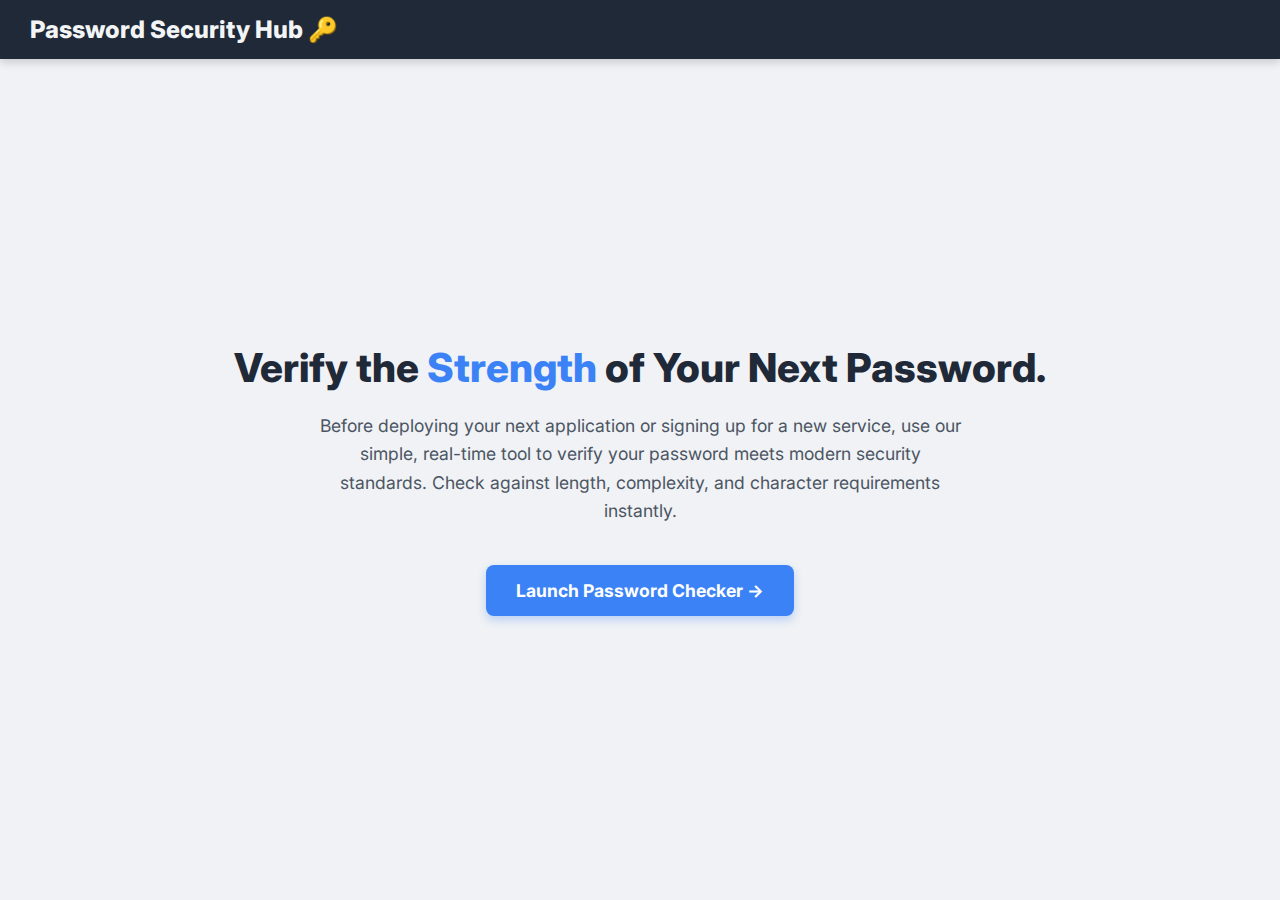
<file: index.html>
<!DOCTYPE html>
<html lang="en">
<head>
    <meta charset="UTF-8">
    <meta name="viewport" content="width=device-width, initial-scale=1.0">
    <title>Password Security Hub | Home</title>
    <link rel="stylesheet" href="style.css">
    <link href="https://fonts.googleapis.com/css2?family=Inter:wght@400;600;700;800&display=swap" rel="stylesheet">
</head>
<body>
    <header>
        <h1>Password Security Hub 🔑</h1>
    </header>

    <div class="hero">
        <h2>Verify the <span class="text-accent">Strength</span> of Your Next Password.</h2>
        
        <p>
            Before deploying your next application or signing up for a new service, use our simple, real-time tool to verify your password meets modern security standards. Check against length, complexity, and character requirements instantly.
        </p>
        
        <a href="checker.html" class="cta-button">
            Launch Password Checker →
        </a>
    </div>

</body>
</html>
</file>
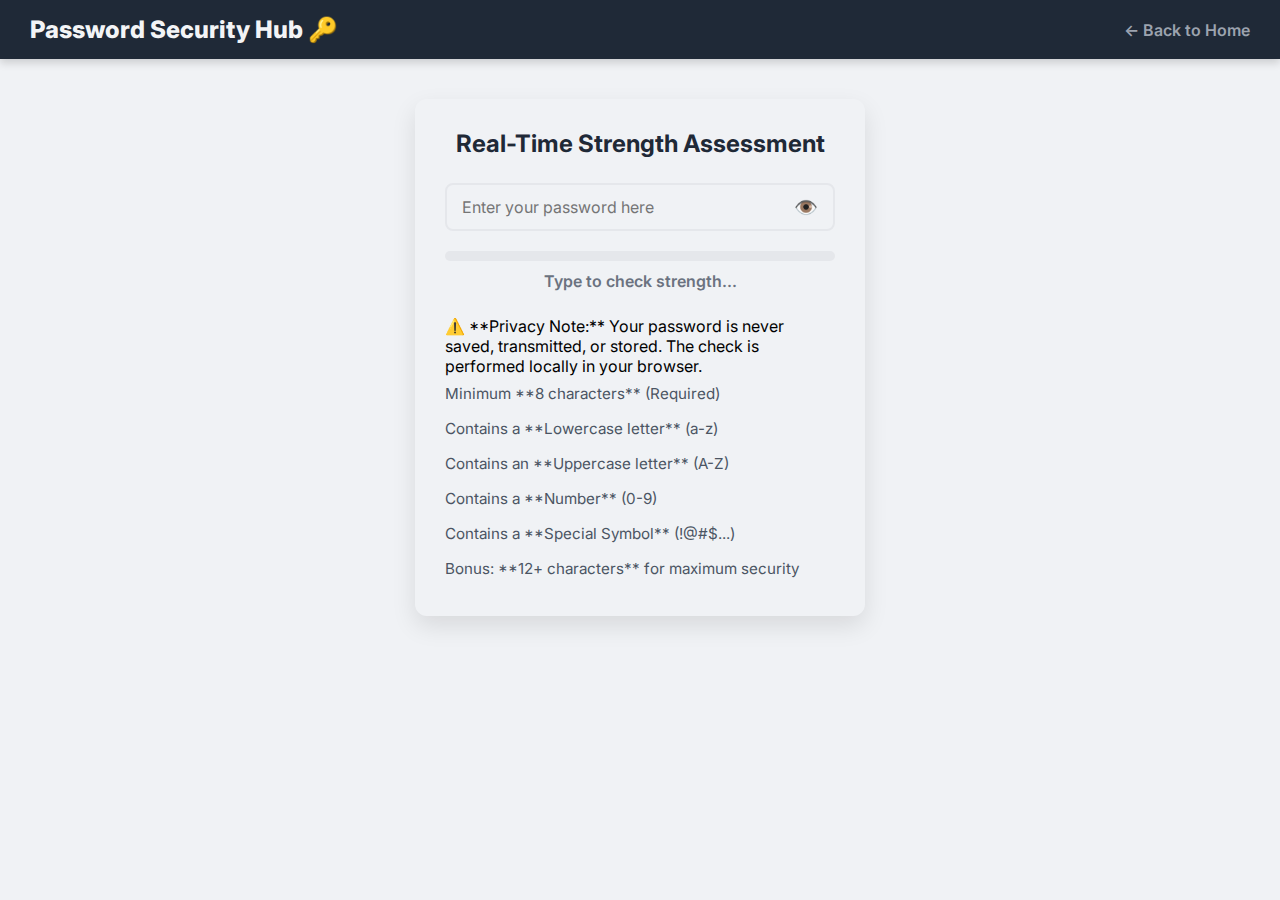
<file: checker.html>
<!DOCTYPE html>
<html lang="en">
<head>
    <meta charset="UTF-8">
    <meta name="viewport" content="width=device-width, initial-scale=1.0">
    <title>Password Checker Tool</title>
    <link rel="stylesheet" href="style.css">
    <link href="https://fonts.googleapis.com/css2?family=Inter:wght@400;600;700;800&display=swap" rel="stylesheet">
</head>
<body>
    <header>
        <h1>Password Security Hub 🔑</h1>
        <nav>
            <a href="index.html">← Back to Home</a>
        </nav>
    </header>

    <div class="container checker-page">
        <h2>Real-Time Strength Assessment</h2>
        
        <div class="password-group">
            <input type="password" id="passwordInput" placeholder="Enter your password here">
            <span class="toggle-visibility" onclick="togglePasswordVisibility()">👁️</span>
        </div>
        
        <!-- Status Bar -->
        <div class="strength-indicator">
            <div id="statusBar" class="bar"></div>
        </div>
        
        <p id="statusText" class="status-label">Type to check strength...</p>

        <div class="disclaimer">
            ⚠️ **Privacy Note:** Your password is never saved, transmitted, or stored. The check is performed locally in your browser.
        </div>
        
        <!-- Requirements List (Matches the script.js logic) -->
        <ul class="requirements-list">
            <li id="lengthCheck">Minimum **8 characters** (Required)</li>
            <li id="lowerCheck">Contains a **Lowercase letter** (a-z)</li>
            <li id="upperCheck">Contains an **Uppercase letter** (A-Z)</li>
            <li id="numberCheck">Contains a **Number** (0-9)</li>
            <li id="symbolCheck">Contains a **Special Symbol** (!@#$...)</li>
            <li id="bonusCheck">Bonus: **12+ characters** for maximum security</li>
        </ul>
    </div>

    <!-- The external JavaScript file -->
    <script src="script.js"></script>
</body>
</html>
</file>
<file: style.css>
/* --- style.css --- */
* {
    margin: 0;
    padding: 0;
    box-sizing: border-box;
    font-family: 'Inter', sans-serif;
}

body {
    background-color: #f0f2f5;
    display: flex;
    flex-direction: column; /* Changed to column for the multi-page layout */
    min-height: 100vh;
}

/* --- Header & Navigation (New) --- */
header {
    background: #1f2937;
    padding: 15px 30px;
    box-shadow: 0 4px 8px rgba(0, 0, 0, 0.15);
    display: flex;
    justify-content: space-between;
    align-items: center;
}

header h1 {
    color: #f3f4f6;
    font-size: 1.5rem;
    font-weight: 800;
}

header nav a {
    color: #9ca3af;
    text-decoration: none;
    font-weight: 600;
    transition: color 0.2s;
}
header nav a:hover {
    color: #ffffff;
}

/* --- Landing Page (index.html) Styles --- */
.hero {
    display: flex;
    flex-direction: column;
    align-items: center;
    text-align: center;
    padding: 60px 20px;
    flex-grow: 1;
    justify-content: center;
}

.hero h2 {
    font-size: 2.5rem;
    color: #1f2937;
    margin-bottom: 20px;
    font-weight: 800;
}

.hero p {
    color: #4b5563;
    font-size: 1.1rem;
    max-width: 650px;
    margin-bottom: 40px;
    line-height: 1.6;
}

.text-accent { color: #3b82f6; }

.cta-button {
    padding: 15px 30px;
    font-size: 1.1rem;
    background: #3b82f6; /* Blue CTA */
    color: white;
    text-decoration: none;
    border-radius: 8px;
    font-weight: 700;
    transition: background 0.3s, transform 0.1s;
    box-shadow: 0 4px 10px rgba(59, 130, 246, 0.3);
}

.cta-button:hover {
    background: #2563eb;
    transform: translateY(-1px);
}


/* --- Checker Tool (checker.html) Specific Styles --- */

.checker-page {
    /* Ensures checker content is centered on its page */
    align-self: center; 
    margin: 40px auto; 
    padding: 30px;
    border-radius: 12px;
    box-shadow: 0 10px 25px rgba(0, 0, 0, 0.1);
    max-width: 450px;
    width: 100%;
}

.checker-page h2 {
    font-size: 1.5rem;
    color: #1f2937;
    margin-bottom: 25px;
    font-weight: 700;
    text-align: center;
}

/* Input Styling */
.password-group {
    display: flex;
    align-items: center;
    border: 2px solid #e5e7eb;
    border-radius: 8px;
    margin-bottom: 20px;
}

#passwordInput {
    flex-grow: 1;
    padding: 12px 15px;
    border: none;
    font-size: 1rem;
    outline: none;
    background: transparent;
}

.toggle-visibility {
    padding: 0 15px;
    cursor: pointer;
    color: #6b7280;
    font-size: 1.2rem;
}

/* Status Bar */
.strength-indicator {
    height: 10px;
    width: 100%;
    background: #e5e7eb;
    border-radius: 5px;
    overflow: hidden;
    margin-bottom: 10px;
}

#statusBar {
    height: 100%;
    width: 0;
    transition: width 0.4s ease, background-color 0.4s ease;
}

.status-label {
    text-align: center;
    font-weight: 600;
    margin-bottom: 25px;
    color: #6b7280;
}

/* Requirements List */
.requirements-list {
    list-style: none;
    padding: 0;
}

.requirements-list li {
    font-size: 0.95rem;
    padding: 8px 0;
    color: #4b5563;
    transition: color 0.3s;
}

/* State-Specific Classes (Managed by JavaScript) */
.weak #statusBar { background-color: #ef4444; }
.weak .status-label { color: #ef4444; }

.medium #statusBar { background-color: #f59e0b; }
.medium .status-label { color: #f59e0b; }

.strong #statusBar { background-color: #10b981; }
.strong .status-label { color: #10b981; }

/* Passed Check */
.passed { color: #10b981 !important; font-weight: 700; }
.passed::before { content: '✅ '; }

/* Failed Check */
.failed { color: #ef4444; }
.failed::before { content: '❌ '; }
</file>
